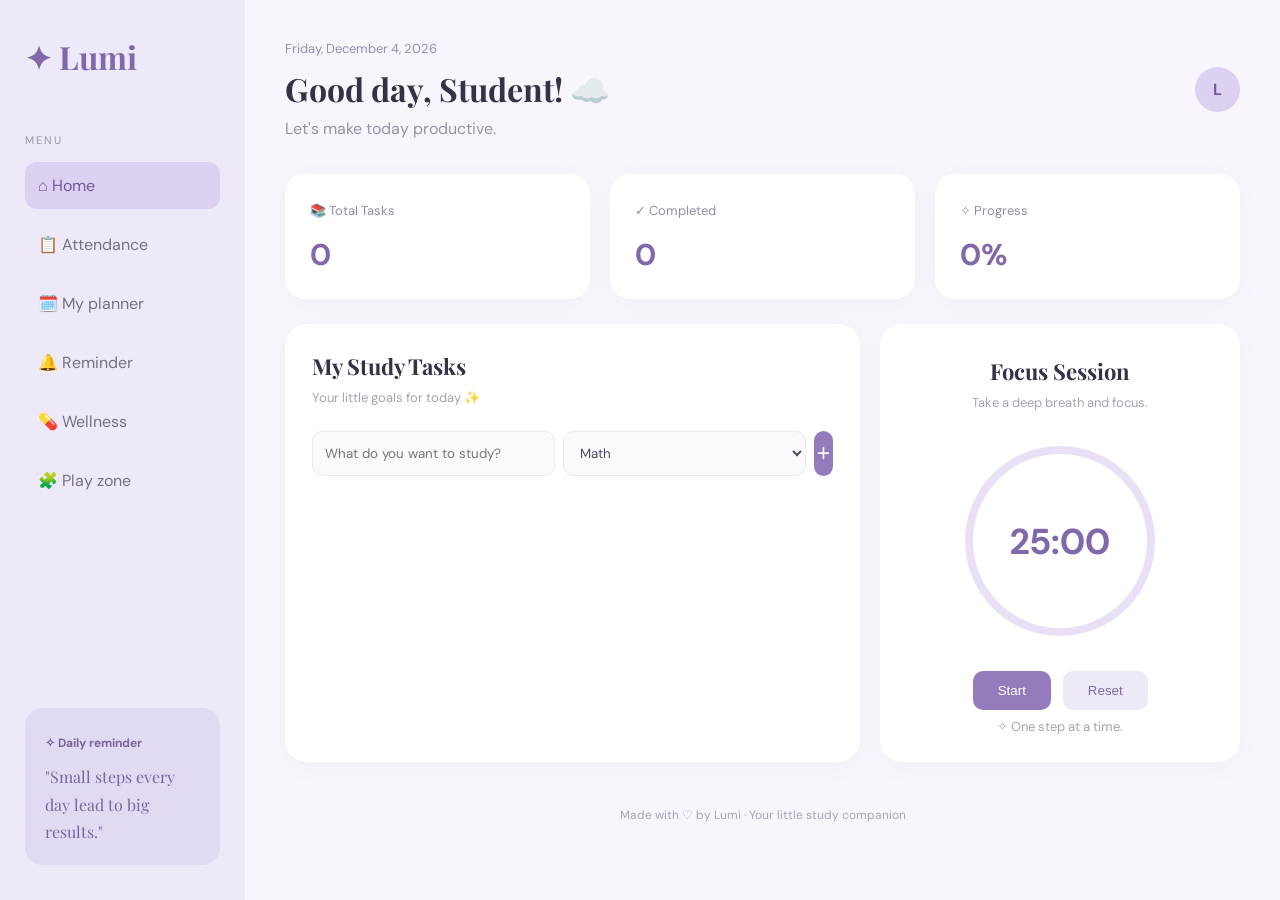
<file: index.html>
<!DOCTYPE html>
<html lang="en">
<head>
    <meta charset="UTF-8">
    <meta name="viewport" content="width=device-width, initial-scale=1.0">
    <title>Lumi - Study Planner</title>
    <link rel="stylesheet" href="style.css">
</head>
<body>

    <div class="app">

        <aside class="sidebar">
            <h1 class="logo">✦ Lumi</h1>

            <p class="menu-title">MENU</p>
            <nav>
                <a href="#home" class="active">⌂ Home</a>
                <a href="./Attendance.html">📋 Attendance</a>
                <a href="./Planner.html">🗓️ My planner</a>
                <a href="./Reminder.html">🔔 Reminder</a>
                <a href="./Wellness.html">💊 Wellness</a>
                <a href="./Play.html">🧩 Play zone</a>
            </nav>

            <div class="quote">
                <span>✧ Daily reminder</span>
                <p>"Small steps every day lead to big results."</p>
            </div>
        </aside>

        <main class="main">

            <header>
                <div>
                    <p class="date" id="today"></p>
                    <h2>Good day, Student! ☁️</h2>
                    <p class="subtitle">Let's make today productive.</p>
                </div>
                <div class="profile">L</div>
            </header>

            <section class="stats">
                <div class="stat-card">
                    <span>📚 Total Tasks</span>
                    <h2 id="totalTasks">0</h2>
                </div>

                <div class="stat-card">
                    <span>✓ Completed</span>
                    <h2 id="completedTasks">0</h2>
                </div>

                <div class="stat-card">
                    <span>✧ Progress</span>
                    <h2 id="progress">0%</h2>
                </div>
            </section>

            <section class="content-grid">

                <div class="panel" id="tasks">
                    <div class="section-heading">
                        <div>
                            <h3>My Study Tasks</h3>
                            <p>Your little goals for today ✨</p>
                        </div>
                    </div>

                    <div class="task-input">
                        <input type="text" id="taskInput"
                            placeholder="What do you want to study?">

                        <select id="subject">
                            <option value="Mathematics">Math</option>
                            <option value="Physics">Physics</option>
                            <option value="Chemistry">Chemistry</option>
                            <option value="Programming">Programming</option>
                            <option value="Other">Other</option>
                        </select>

                        <button id="addTask">+</button>
                    </div>

                    <div id="taskList"></div>
                </div>

                <div class="panel timer-panel" id="timer">
                    <h3>Focus Session</h3>
                    <p>Take a deep breath and focus.</p>

                    <div class="timer-circle">
                        <span id="timerDisplay">25:00</span>
                    </div>

                    <div class="timer-buttons">
                        <button id="startTimer">Start</button>
                        <button id="resetTimer">Reset</button>
                    </div>

                    <p class="timer-note">✧ One step at a time.</p>
                </div>

            </section>

            <footer>
                Made with ♡ by Lumi · Your little study companion
            </footer>

        </main>
    </div>

    <script src="script.js"></script>
</body>
</html>
</file>
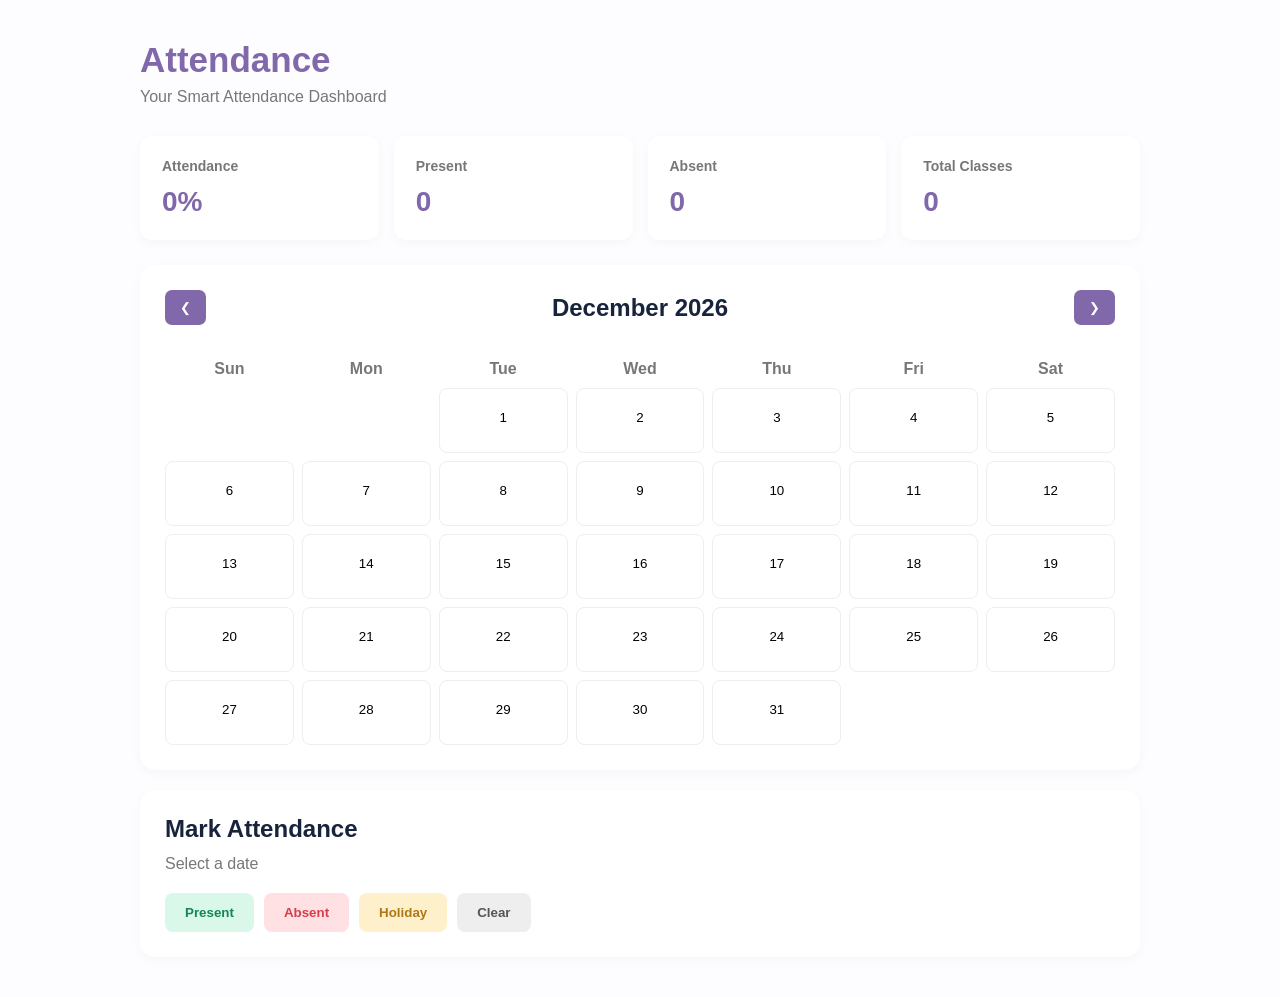
<file: Attendance.html>
<!DOCTYPE html>
<html lang="en">
<head>
    <meta charset="UTF-8">
    <meta name="viewport" content="width=device-width, initial-scale=1.0">
    <title>AttendEase</title>
    <link rel="stylesheet" href="Attendance.css">
</head>
<body>

<div class="container">

    <header>
        <h1>Attendance</h1>
        <p>Your Smart Attendance Dashboard</p>
    </header>

    <section class="stats">
        <div class="card">
            <h3>Attendance</h3>
            <h2 id="percentage">0%</h2>
        </div>

        <div class="card">
            <h3>Present</h3>
            <h2 id="present">0</h2>
        </div>

        <div class="card">
            <h3>Absent</h3>
            <h2 id="absent">0</h2>
        </div>

        <div class="card">
            <h3>Total Classes</h3>
            <h2 id="total">0</h2>
        </div>
    </section>

    <section class="calendar">

        <div class="calendar-header">
            <button id="prev">❮</button>
            <h2 id="month"></h2>
            <button id="next">❯</button>
        </div>

        <div class="weekdays">
            <div>Sun</div>
            <div>Mon</div>
            <div>Tue</div>
            <div>Wed</div>
            <div>Thu</div>
            <div>Fri</div>
            <div>Sat</div>
        </div>

        <div id="days" class="days"></div>

    </section>

    <section class="attendance-panel">

        <h2>Mark Attendance</h2>

        <p id="selectedDate">Select a date</p>

        <div class="buttons">
            <button class="present-btn" onclick="markAttendance('Present')">
                Present
            </button>

            <button class="absent-btn" onclick="markAttendance('Absent')">
                Absent
            </button>

            <button class="holiday-btn" onclick="markAttendance('Holiday')">
                Holiday
            </button>

            <button class="clear-btn" onclick="markAttendance('Clear')">
                Clear
            </button>
        </div>

    </section>

</div>

<script src="Attendance.js"></script>
</body>
</html>
</file>
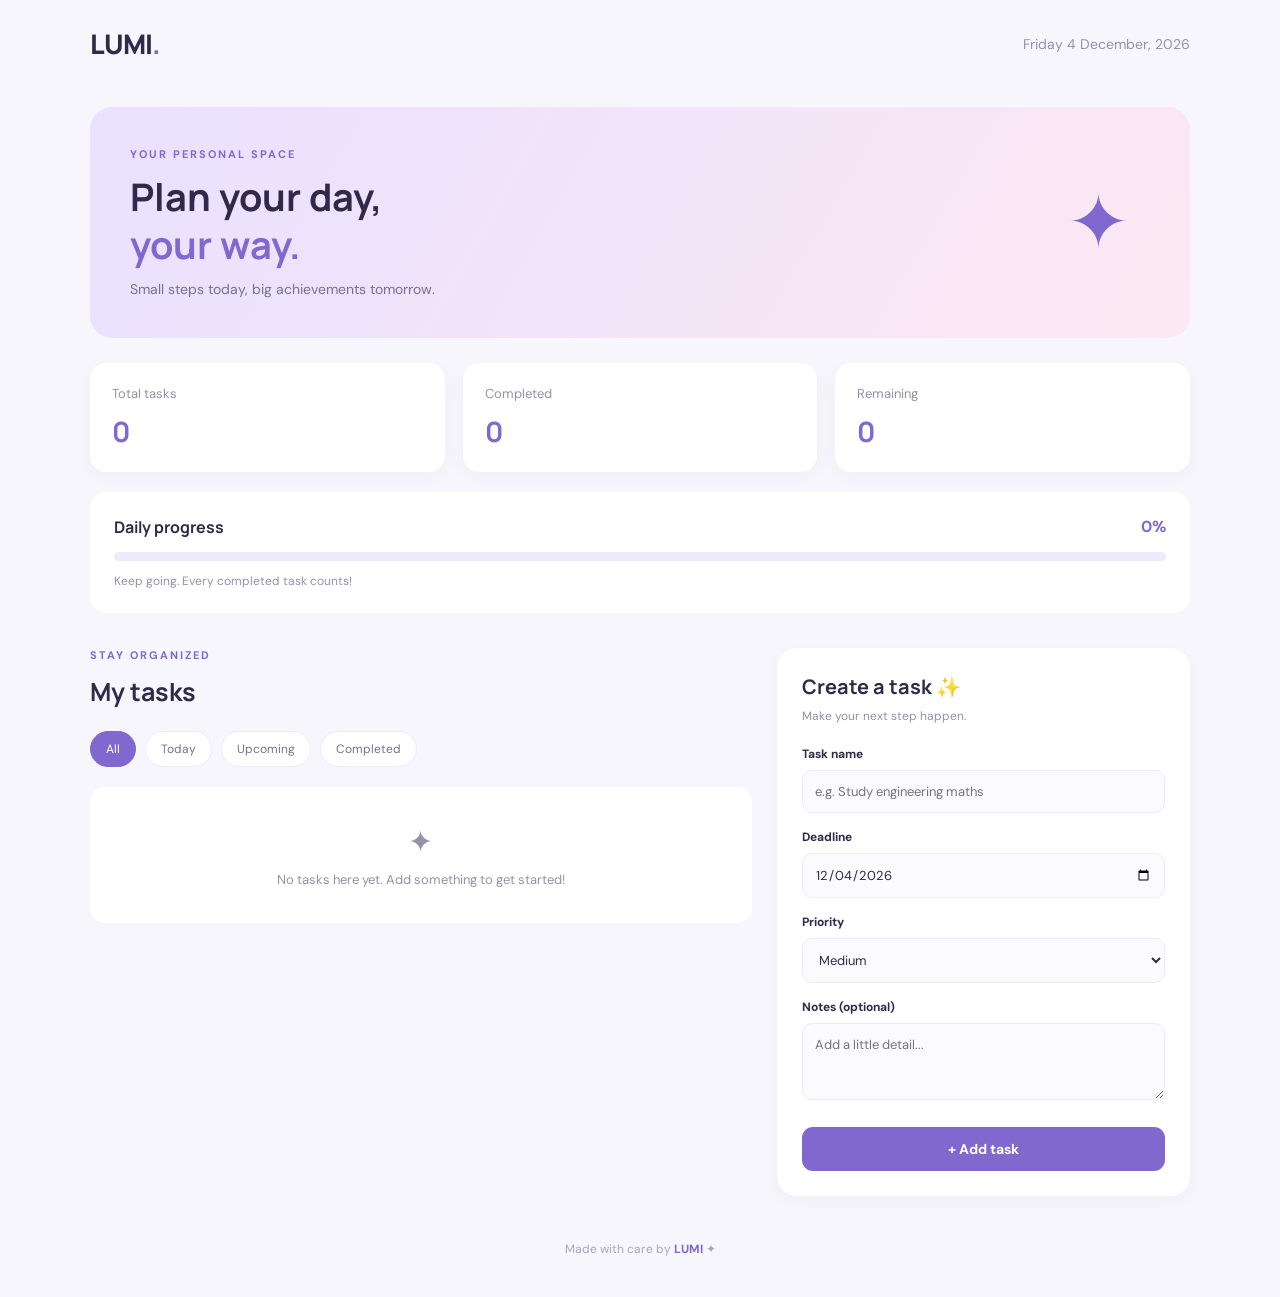
<file: Planner.html>
<!DOCTYPE html>
<html lang="en">
<head>
  <meta charset="UTF-8">
  <meta name="viewport" content="width=device-width, initial-scale=1.0">
  <title>LUMI Planner</title>
  <link rel="stylesheet" href="Planner.css">
  <link rel="preconnect" href="https://fonts.googleapis.com">
  <link rel="preconnect" href="https://fonts.gstatic.com" crossorigin>
  <link href="https://fonts.googleapis.com/css2?family=DM+Sans:wght@400;500;600;700&family=Manrope:wght@400;500;600;700;800&display=swap" rel="stylesheet">
</head>
<body>

  <div class="app">
    <header class="topbar">
      <div class="brand">LUMI<span>.</span></div>
      <div class="date-display" id="todayDate"></div>
    </header>

    <section class="welcome">
      <div>
        <p class="eyebrow">YOUR PERSONAL SPACE</p>
        <h1>Plan your day,<br><span>your way.</span></h1>
        <p class="subtitle">Small steps today, big achievements tomorrow.</p>
      </div>
      <div class="welcome-icon">✦</div>
    </section>

    <section class="stats">
      <div class="stat-card">
        <p>Total tasks</p>
        <h2 id="totalTasks">0</h2>
      </div>
      <div class="stat-card">
        <p>Completed</p>
        <h2 id="completedTasks">0</h2>
      </div>
      <div class="stat-card">
        <p>Remaining</p>
        <h2 id="remainingTasks">0</h2>
      </div>
    </section>

    <section class="progress-card">
      <div class="progress-heading">
        <h3>Daily progress</h3>
        <span id="progressText">0%</span>
      </div>
      <div class="progress-track">
        <div id="progressBar"></div>
      </div>
      <p>Keep going. Every completed task counts!</p>
    </section>

    <main class="planner-layout">
      <section class="task-section">
        <div class="section-heading">
          <div>
            <p class="eyebrow">STAY ORGANIZED</p>
            <h2>My tasks</h2>
          </div>
        </div>

        <div class="filters">
          <button class="filter active" data-filter="all">All</button>
          <button class="filter" data-filter="today">Today</button>
          <button class="filter" data-filter="upcoming">Upcoming</button>
          <button class="filter" data-filter="completed">Completed</button>
        </div>

        <div id="taskList" class="task-list"></div>
      </section>

      <aside class="add-section">
        <h2>Create a task ✨</h2>
        <p class="form-subtitle">Make your next step happen.</p>

        <form id="taskForm">
          <label for="taskTitle">Task name</label>
          <input type="text" id="taskTitle" placeholder="e.g. Study engineering maths" required maxlength="100">

          <label for="taskDate">Deadline</label>
          <input type="date" id="taskDate" required>

          <label for="taskPriority">Priority</label>
          <select id="taskPriority">
            <option value="Low">Low</option>
            <option value="Medium" selected>Medium</option>
            <option value="High">High</option>
          </select>

          <label for="taskNote">Notes (optional)</label>
          <textarea id="taskNote" placeholder="Add a little detail..." rows="3" maxlength="300"></textarea>

          <button type="submit" class="add-button">+ Add task</button>
        </form>
      </aside>
    </main>

    <footer>Made with care by <strong>LUMI</strong> ✦</footer>
  </div>

  <script src="Planner.js"></script>
</body>
</html>
</file>
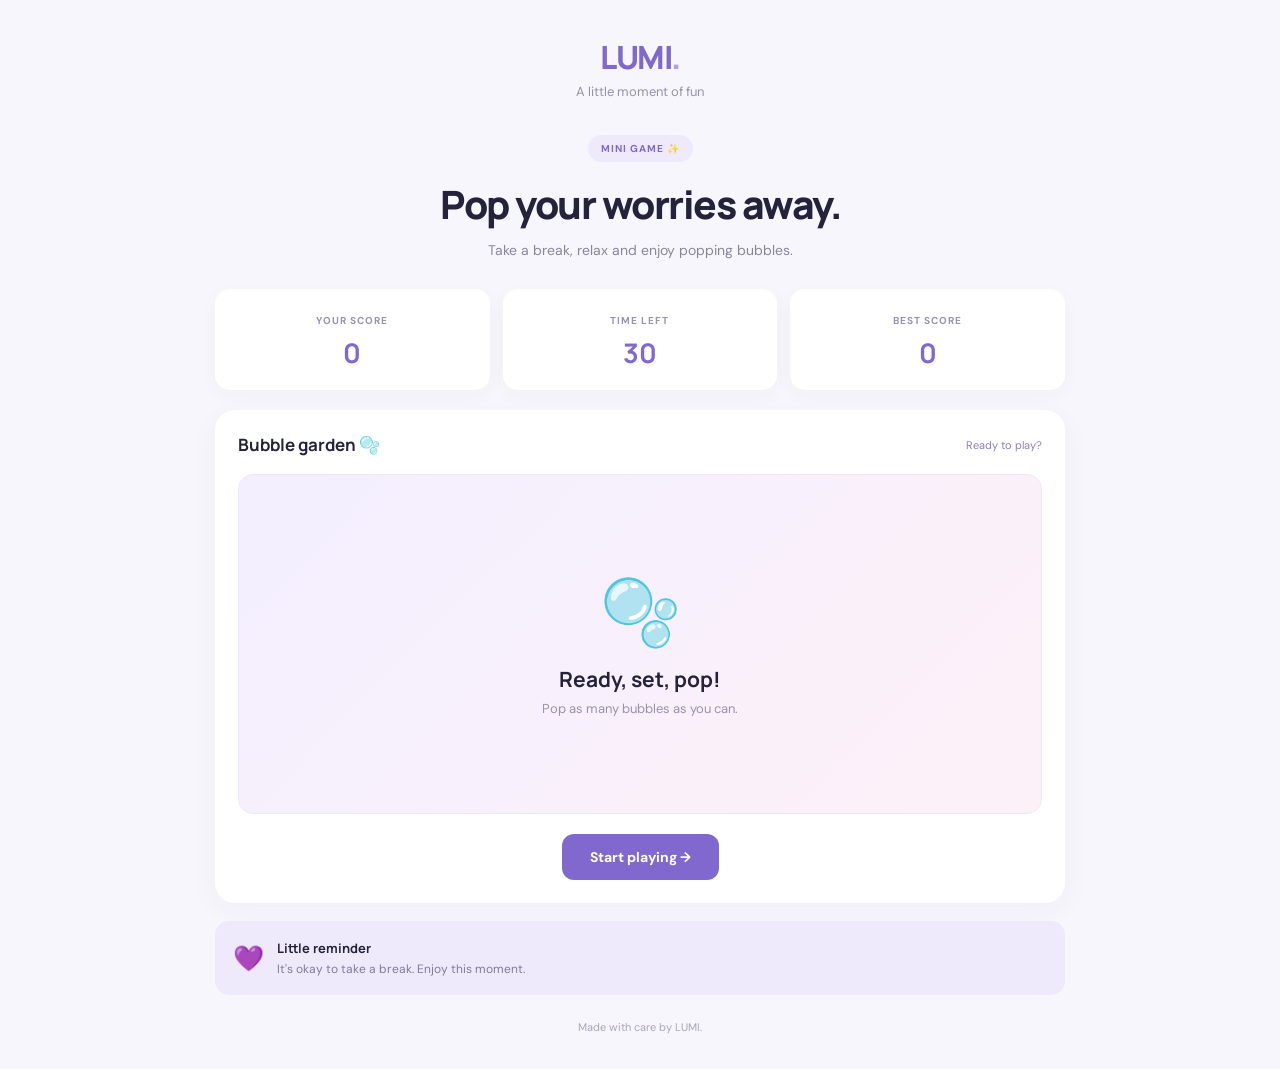
<file: Play.html>
<!DOCTYPE html>
<html lang="en">
<head>
    <meta charset="UTF-8">
    <meta name="viewport" content="width=device-width, initial-scale=1.0">
    <title>LUMI Pop | Bubble Game</title>
    <link rel="stylesheet" href="Play.css">
</head>
<body>

    <main class="container">

        <header>
            <div class="logo">LUMI<span>.</span></div>
            <p class="subtitle">A little moment of fun</p>
        </header>

        <section class="intro">
            <span class="tag">MINI GAME ✨</span>
            <h1>Pop your worries away.</h1>
            <p>Take a break, relax and enjoy popping bubbles.</p>
        </section>

        <section class="stats">
            <div class="stat">
                <span>YOUR SCORE</span>
                <h2 id="score">0</h2>
            </div>

            <div class="stat">
                <span>TIME LEFT</span>
                <h2 id="timer">30</h2>
            </div>

            <div class="stat">
                <span>BEST SCORE</span>
                <h2 id="best">0</h2>
            </div>
        </section>

        <section class="game-card">

            <div class="game-header">
                <h2>Bubble garden 🫧</h2>
                <span id="gameStatus">Ready to play?</span>
            </div>

            <div id="gameArea">
                <div class="welcome-message" id="welcomeMessage">
                    <div class="big-bubble">🫧</div>
                    <h2>Ready, set, pop!</h2>
                    <p>Pop as many bubbles as you can.</p>
                </div>
            </div>

            <button id="startBtn" class="start-btn">
                Start playing →
            </button>

        </section>

        <section class="tip">
            <span>💜</span>
            <div>
                <h3>Little reminder</h3>
                <p>It's okay to take a break. Enjoy this moment.</p>
            </div>
        </section>

        <footer>
            Made with care by LUMI.
        </footer>

    </main>

    <script src="Play.js"></script>
</body>
</html>
</file>
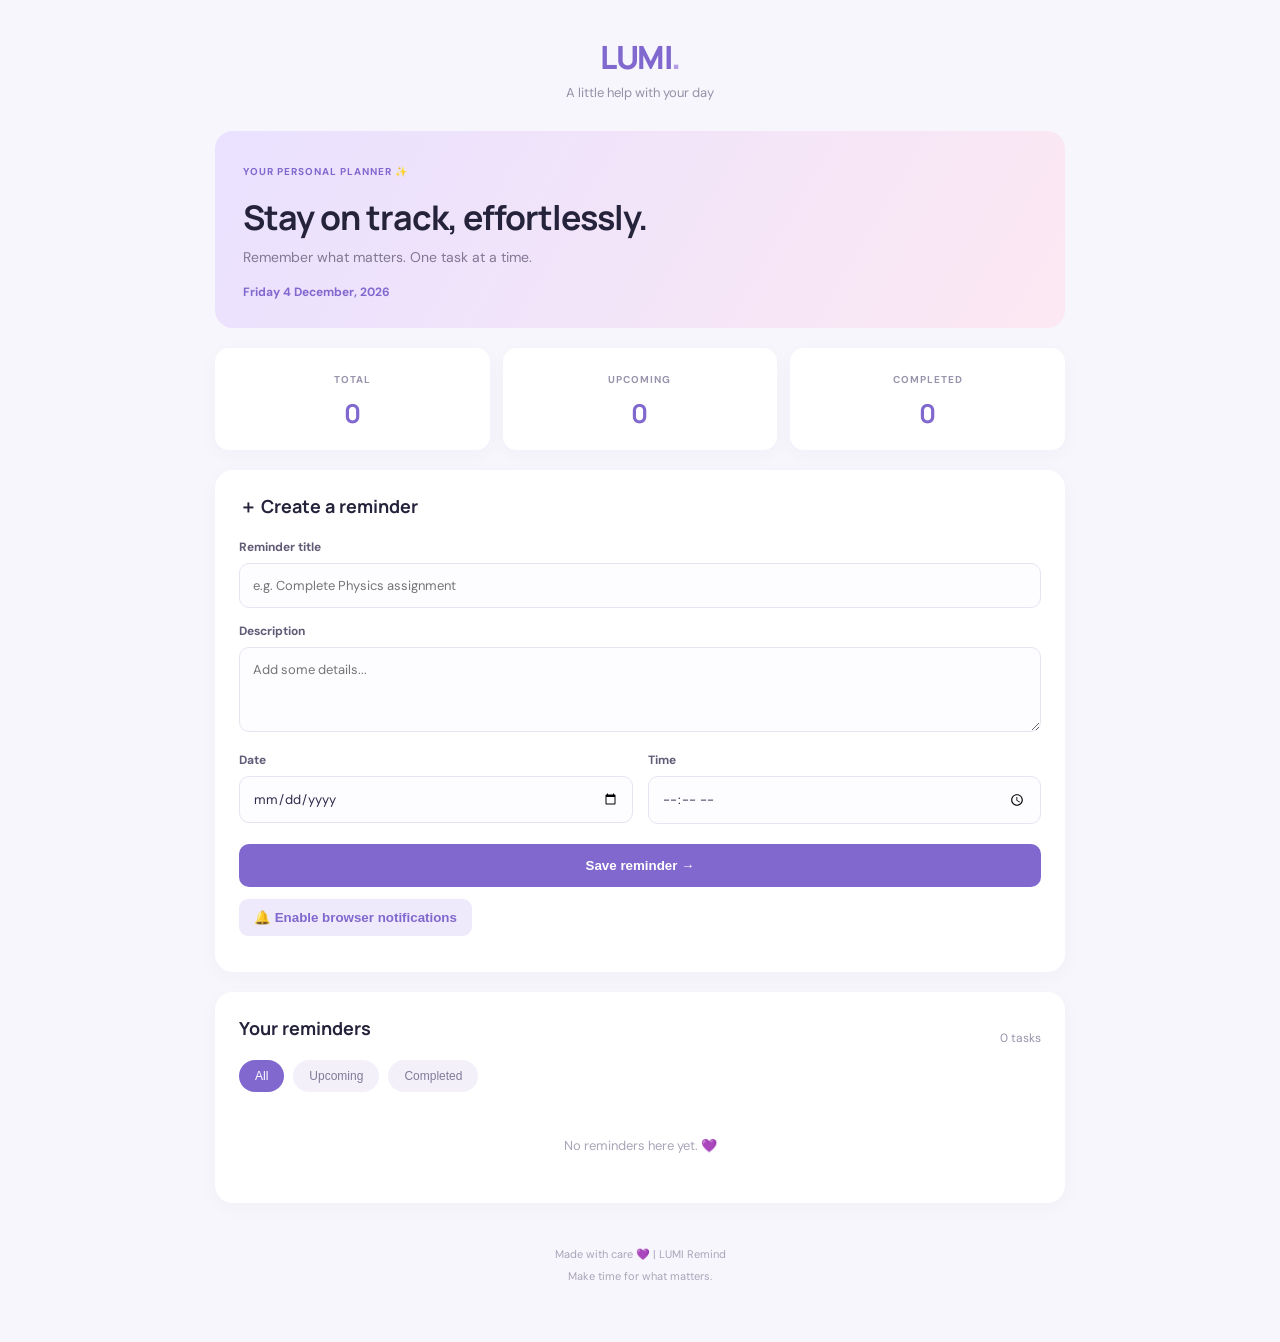
<file: Reminder.html>
<!DOCTYPE html>
<html lang="en">
<head>
    <meta charset="UTF-8">
    <meta name="viewport" content="width=device-width, initial-scale=1.0">
    <title>LUMI Remind</title>
    <link rel="stylesheet" href="Reminder.css">
</head>
<body>

<div class="container">

    <header>
        <div class="logo">LUMI<span>.</span></div>
        <p class="subtitle">A little help with your day</p>
    </header>

    <section class="welcome">
        <span class="tag">YOUR PERSONAL PLANNER ✨</span>
        <h1>Stay on track, effortlessly.</h1>
        <p>Remember what matters. One task at a time.</p>
        <h3 id="todayDate"></h3>
    </section>

    <section class="stats">

        <div class="stat">
            <span>TOTAL</span>
            <h2 id="totalCount">0</h2>
        </div>

        <div class="stat">
            <span>UPCOMING</span>
            <h2 id="upcomingCount">0</h2>
        </div>

        <div class="stat">
            <span>COMPLETED</span>
            <h2 id="completedCount">0</h2>
        </div>

    </section>

    <section class="form-card">

        <h2>＋ Create a reminder</h2>

        <form id="reminderForm">

            <label>Reminder title</label>
            <input type="text" id="title"
                placeholder="e.g. Complete Physics assignment"
                required>

            <label>Description</label>
            <textarea id="description"
                placeholder="Add some details..."></textarea>

            <div class="form-row">

                <div>
                    <label>Date</label>
                    <input type="date" id="date" required>
                </div>

                <div>
                    <label>Time</label>
                    <input type="time" id="time" required>
                </div>

            </div>

            <button type="submit" class="add-btn">
                Save reminder →
            </button>

        </form>

        <button id="notificationBtn" class="notification-btn">
            🔔 Enable browser notifications
        </button>

        <p id="message"></p>

    </section>

    <section class="reminders">

        <div class="section-heading">
            <h2>Your reminders</h2>
            <span id="taskCount">0 tasks</span>
        </div>

        <div class="filters">
            <button class="filter active" data-filter="all">All</button>
            <button class="filter" data-filter="upcoming">Upcoming</button>
            <button class="filter" data-filter="completed">Completed</button>
        </div>

        <div id="reminderList"></div>

    </section>

    <footer>
        <p>Made with care 💜 | LUMI Remind</p>
        <p>Make time for what matters.</p>
    </footer>

</div>

<script src="Reminder.js"></script>
</body>
</html>
</file>
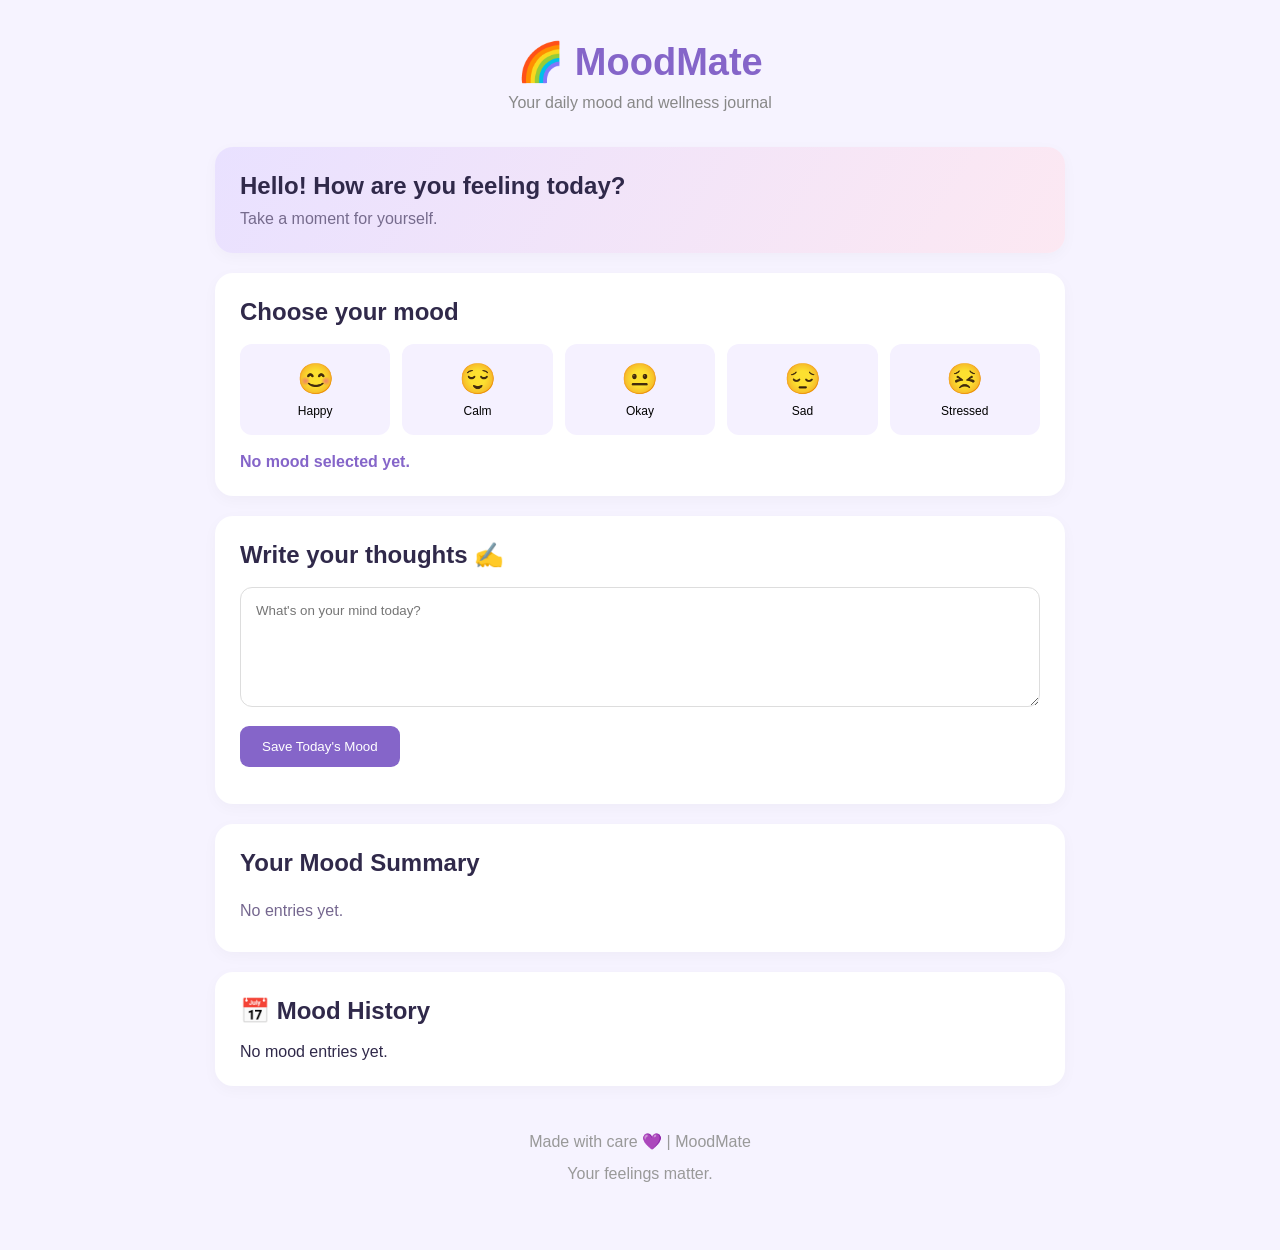
<file: Wellness.html>
<!DOCTYPE html>
<html lang="en">
<head>
    <meta charset="UTF-8">
    <meta name="viewport" content="width=device-width, initial-scale=1.0">
    <title>MoodMate - Mood Tracker</title>
    <link rel="stylesheet" href="Wellness.css">
</head>
<body>

<div class="container">

    <header>
        <h1>🌈 MoodMate</h1>
        <p>Your daily mood and wellness journal</p>
    </header>

    <section class="welcome">
        <h2>Hello! How are you feeling today?</h2>
        <p>Take a moment for yourself.</p>
    </section>

    <section class="mood-section">
        <h2>Choose your mood</h2>

        <div class="moods">
            <button onclick="selectMood('Happy','😊')">
                😊<span>Happy</span>
            </button>

            <button onclick="selectMood('Calm','😌')">
                😌<span>Calm</span>
            </button>

            <button onclick="selectMood('Okay','😐')">
                😐<span>Okay</span>
            </button>

            <button onclick="selectMood('Sad','😔')">
                😔<span>Sad</span>
            </button>

            <button onclick="selectMood('Stressed','😣')">
                😣<span>Stressed</span>
            </button>
        </div>

        <p id="selectedMood">No mood selected yet.</p>
    </section>

    <section class="journal">
        <h2>Write your thoughts ✍️</h2>

        <textarea id="thoughts"
        placeholder="What's on your mind today?"></textarea>

        <button class="save-btn" onclick="saveMood()">
            Save Today's Mood
        </button>

        <p id="message"></p>
    </section>

    <section class="stats">
        <h2>Your Mood Summary</h2>
        <div id="summary">
            No entries yet.
        </div>
    </section>

    <section class="history">
        <h2>📅 Mood History</h2>
        <div id="historyList"></div>
    </section>

    <footer>
        <p>Made with care 💜 | MoodMate</p>
        <p>Your feelings matter.</p>
    </footer>

</div>

<script src="Wellness.js"></script>
</body>
</html>
</file>
<file: style.css>
@import url('https://fonts.googleapis.com/css2?family=DM+Sans:wght@400;500;600;700&family=Playfair+Display:wght@600;700&display=swap');

* {
    margin: 0;
    padding: 0;
    box-sizing: border-box;
}

body {
    font-family: 'DM Sans', sans-serif;
    background: #f8f6fc;
    color: #373047;
}

.app {
    display: flex;
    min-height: 100vh;
}

/* Sidebar */

.sidebar {
    width: 245px;
    background: #eee9f8;
    padding: 35px 25px;
    display: flex;
    flex-direction: column;
}

.logo {
    font-family: 'Playfair Display', serif;
    font-size: 32px;
    color: #8068aa;
    margin-bottom: 55px;
}

.menu-title {
    font-size: 11px;
    letter-spacing: 2px;
    color: #9c91ac;
    margin-bottom: 15px;
}

nav {
    display: flex;
    flex-direction: column;
    gap: 12px;
}

nav a {
    text-decoration: none;
    padding: 13px;
    border-radius: 12px;
    color: #777084;
    transition: 0.3s;
}

nav a:hover,
nav a.active {
    background: #dcd1f0;
    color: #71569f;
}

.quote {
    margin-top: auto;
    background: #e2d9f2;
    padding: 20px;
    border-radius: 18px;
    color: #79659d;
    line-height: 1.7;
}

.quote span {
    font-size: 12px;
    font-weight: bold;
}

.quote p {
    font-family: 'Playfair Display', serif;
    margin-top: 8px;
}

/* Main area */

.main {
    flex: 1;
    padding: 40px;
    max-width: 1500px;
}

header {
    display: flex;
    justify-content: space-between;
    align-items: center;
    margin-bottom: 35px;
}

.date {
    color: #9b8caf;
    font-size: 13px;
    margin-bottom: 10px;
}

header h2 {
    font-family: 'Playfair Display', serif;
    font-size: 32px;
}

.subtitle {
    color: #9991a4;
    margin-top: 8px;
}

.profile {
    background: #dcd1f0;
    color: #71569f;
    width: 45px;
    height: 45px;
    display: grid;
    place-items: center;
    border-radius: 50%;
    font-weight: bold;
}

/* Statistics */

.stats {
    display: grid;
    grid-template-columns: repeat(3, 1fr);
    gap: 20px;
    margin-bottom: 25px;
}

.stat-card {
    background: white;
    border-radius: 20px;
    padding: 25px;
    box-shadow: 0 5px 25px #71608a0c;
}

.stat-card span {
    color: #968aa7;
    font-size: 13px;
}

.stat-card h2 {
    margin-top: 15px;
    font-size: 30px;
    color: #8068aa;
}

/* Content */

.content-grid {
    display: grid;
    grid-template-columns: 1.6fr 1fr;
    gap: 20px;
}

.panel {
    background: white;
    border-radius: 22px;
    padding: 27px;
    box-shadow: 0 5px 25px #71608a0c;
}

.section-heading h3,
.panel h3 {
    font-family: 'Playfair Display', serif;
    font-size: 22px;
}

.section-heading p,
.timer-panel > p {
    font-size: 13px;
    color: #aaa0b4;
    margin-top: 8px;
}

/* Task input */

.task-input {
    display: flex;
    gap: 8px;
    margin: 25px 0;
}

.task-input input,
.task-input select {
    min-width: 0;
    width: 100%;
    padding: 12px;
    border: 1px solid #eee8f5;
    border-radius: 10px;
    outline: none;
    background: #faf9fc;
    font-family: inherit;
    color: #514760;
}

.task-input button {
    border: none;
    background: #947bbb;
    color: white;
    width: 45px;
    border-radius: 10px;
    font-size: 23px;
    cursor: pointer;
}

/* Task list */

.task-item {
    display: flex;
    justify-content: space-between;
    align-items: center;
    padding: 15px 5px;
    border-bottom: 1px solid #f0edf4;
    gap: 10px;
}

.task-info {
    display: flex;
    align-items: center;
    gap: 12px;
    min-width: 0;
}

.task-info input {
    accent-color: #947bbb;
    width: 17px;
    height: 17px;
    cursor: pointer;
}

.task-name {
    font-size: 14px;
    overflow-wrap: anywhere;
}

.task-subject {
    font-size: 11px;
    color: #a395b8;
    margin-top: 5px;
}

.completed .task-name {
    text-decoration: line-through;
    color: #aaa;
}

.delete-btn {
    border: none;
    background: #f8eef1;
    color: #bb8295;
    padding: 7px 10px;
    border-radius: 8px;
    cursor: pointer;
}

/* Timer */

.timer-panel {
    text-align: center;
}

.timer-panel h3 {
    margin-top: 5px;
}

.timer-circle {
    width: 190px;
    height: 190px;
    margin: 35px auto;
    border: 8px solid #e9e0f5;
    border-radius: 50%;
    display: grid;
    place-items: center;
    color: #8068aa;
}

.timer-circle span {
    font-size: 36px;
    font-weight: bold;
}

.timer-buttons {
    display: flex;
    justify-content: center;
    gap: 12px;
}

.timer-buttons button {
    border: none;
    padding: 12px 25px;
    border-radius: 10px;
    background: #947bbb;
    color: white;
    cursor: pointer;
}

.timer-buttons button:last-child {
    background: #eee9f6;
    color: #8068aa;
}

.timer-note {
    margin-top: 25px;
    color: #a395b8;
    font-size: 13px;
}

footer {
    text-align: center;
    color: #aaa0b4;
    font-size: 12px;
    margin-top: 45px;
}

/* Responsive */

@media (max-width: 850px) {
    .sidebar {
        width: 190px;
    }

    .main {
        padding: 25px;
    }

    .content-grid {
        grid-template-columns: 1fr;
    }
}

@media (max-width: 600px) {
    .app {
        flex-direction: column;
    }

    .sidebar {
        width: 100%;
        padding: 18px;
    }

    .logo {
        margin-bottom: 18px;
    }

    nav {
        flex-direction: row;
        flex-wrap: wrap;
    }

    .quote {
        display: none;
    }

    .main {
        padding: 20px;
    }

    header h2 {
        font-size: 24px;
    }

    .stats {
        grid-template-columns: 1fr;
        gap: 12px;
    }

    .task-input {
        flex-wrap: wrap;
    }

    .task-input input {
        flex: 1 1 100%;
    }
}
</file>
<file: Attendance.css>
* {
    margin: 0;
    padding: 0;
    box-sizing: border-box;
}

body {
    font-family: Arial, sans-serif;
    background: #fdfcfe;
    color: #18233c;
}

.container {
    width: 90%;
    max-width: 1000px;
    margin: 40px auto;
}

header {
    margin-bottom: 30px;
}

header h1 {
    font-size: 35px;
    color: #8068aa;
}

header p {
    color: #777;
    margin-top: 8px;
}

.stats {
    display: grid;
    grid-template-columns: repeat(4, 1fr);
    gap: 15px;
    margin-bottom: 25px;
}

.card {
    background: white;
    padding: 22px;
    border-radius: 12px;
    box-shadow: 0 3px 12px #00000008;
}

.card h3 {
    font-size: 14px;
    color: #777;
}

.card h2 {
    font-size: 28px;
    margin-top: 12px;
    color: #8068aa;
}

.calendar,
.attendance-panel {
    background: white;
    padding: 25px;
    border-radius: 15px;
    margin-bottom: 20px;
    box-shadow: 0 3px 12px #00000008;
}

.calendar-header {
    display: flex;
    justify-content: space-between;
    align-items: center;
    margin-bottom: 25px;
}

.calendar-header button {
    border: none;
    background: #8068aa;
    color: white;
    padding: 10px 15px;
    border-radius: 7px;
    cursor: pointer;
}

.weekdays,
.days {
    display: grid;
    grid-template-columns: repeat(7, 1fr);
    gap: 8px;
}

.weekdays div {
    text-align: center;
    font-weight: bold;
    color: #777;
    padding: 10px 0;
}

.day {
    min-height: 65px;
    border: 1px solid #eee;
    border-radius: 8px;
    background: white;
    cursor: pointer;
    padding: 8px;
    text-align: center;
}

.day:hover {
    border-color: #8068aa;
}

.day small {
    display: block;
    font-size: 10px;
    margin-top: 7px;
}

.Present {
    background: #8068aa;
    color: #138653;
}

.Absent {
    background: #ffe0e3;
    color: #d43e4d;
}

.Holiday {
    background: #fff0cc;
    color: #ad7817;
}

.selected {
    outline: 2px solid #8068aa;
}

.attendance-panel h2 {
    margin-bottom: 12px;
}

#selectedDate {
    color: #777;
    margin-bottom: 20px;
}

.buttons {
    display: flex;
    flex-wrap: wrap;
    gap: 10px;
}

.buttons button {
    border: none;
    padding: 12px 20px;
    border-radius: 8px;
    cursor: pointer;
    font-weight: bold;
}

.present-btn {
    background: #d9f8e9;
    color: #138653;
}

.absent-btn {
    background: #ffe0e3;
    color: #d43e4d;
}

.holiday-btn {
    background: #fff0cc;
    color: #ad7817;
}

.clear-btn {
    background: #eee;
    color: #555;
}

@media(max-width: 650px) {
    .stats {
        grid-template-columns: repeat(2, 1fr);
    }

    .container {
        width: 95%;
    }

    .calendar {
        padding: 12px;
    }

    .days {
        gap: 4px;
    }

    .day {
        min-height: 55px;
        padding: 5px 2px;
        font-size: 12px;
    }

    .day small {
        font-size: 8px;
    }
}
</file>
<file: Planner.css>
* {
  margin: 0;
  padding: 0;
  box-sizing: border-box;
}

body {
  background: #f7f6fc;
  color: #30294a;
  font-family: 'DM Sans', sans-serif;
  min-height: 100vh;
}

h1, h2, h3, h4 {
  font-family: 'Manrope', sans-serif;
}

.app {
  max-width: 1150px;
  margin: auto;
  padding: 25px;
}

.topbar {
  display: flex;
  justify-content: space-between;
  align-items: center;
  margin-bottom: 45px;
}

.brand {
  font-family: 'Manrope', sans-serif;
  font-size: 27px;
  font-weight: 800;
  letter-spacing: -1px;
}

.brand span {
  color: #8068ce;
}

.date-display {
  color: #9691a8;
  font-size: 14px;
}

.welcome {
  background: linear-gradient(120deg, #e9e1ff, #fce8f2);
  border-radius: 22px;
  padding: 40px;
  display: flex;
  justify-content: space-between;
  align-items: center;
  margin-bottom: 25px;
}

.eyebrow {
  color: #8068ce;
  font-size: 11px;
  font-weight: 700;
  letter-spacing: 2px;
  margin-bottom: 12px;
}

.welcome h1 {
  font-size: 38px;
  line-height: 1.25;
  margin-bottom: 12px;
}

.welcome h1 span {
  color: #8068ce;
}

.subtitle {
  color: #77718d;
  font-size: 14px;
}

.welcome-icon {
  font-size: 75px;
  color: #8068ce;
  padding-right: 20px;
}

.stats {
  display: grid;
  grid-template-columns: repeat(3, 1fr);
  gap: 18px;
  margin-bottom: 20px;
}

.stat-card {
  background: white;
  padding: 22px;
  border-radius: 16px;
  box-shadow: 0 5px 20px rgba(60, 40, 100, 0.04);
}

.stat-card p {
  color: #9691a8;
  font-size: 13px;
  margin-bottom: 10px;
}

.stat-card h2 {
  font-size: 28px;
  color: #8068ce;
}

.progress-card {
  background: white;
  border-radius: 16px;
  padding: 24px;
  margin-bottom: 35px;
}

.progress-heading {
  display: flex;
  justify-content: space-between;
  margin-bottom: 14px;
}

.progress-heading h3 {
  font-size: 16px;
}

.progress-heading span {
  color: #8068ce;
  font-weight: 700;
}

.progress-track {
  height: 9px;
  background: #eee9fb;
  border-radius: 20px;
  overflow: hidden;
  margin-bottom: 12px;
}

#progressBar {
  width: 0%;
  height: 100%;
  background: #8068ce;
  border-radius: 20px;
  transition: width 0.3s ease;
}

.progress-card > p {
  color: #9691a8;
  font-size: 12px;
}

.planner-layout {
  display: grid;
  grid-template-columns: 1.6fr 1fr;
  gap: 25px;
  align-items: start;
}

.section-heading {
  margin-bottom: 22px;
}

.section-heading h2 {
  font-size: 25px;
}

.filters {
  display: flex;
  flex-wrap: wrap;
  gap: 9px;
  margin-bottom: 20px;
}

.filter {
  background: white;
  border: 1px solid #eee9fb;
  color: #77718d;
  padding: 9px 15px;
  border-radius: 20px;
  cursor: pointer;
  font-family: inherit;
  font-size: 12px;
}

.filter.active {
  background: #8068ce;
  color: white;
  border-color: #8068ce;
}

.task-list {
  display: grid;
  gap: 12px;
}

.task-card {
  background: white;
  border-radius: 15px;
  padding: 18px;
  display: flex;
  align-items: flex-start;
  gap: 13px;
  box-shadow: 0 5px 20px rgba(60, 40, 100, 0.035);
}

.task-check {
  width: 19px;
  height: 19px;
  accent-color: #8068ce;
  margin-top: 3px;
  cursor: pointer;
  flex-shrink: 0;
}

.task-content {
  flex: 1;
  min-width: 0;
}

.task-content h3 {
  font-size: 14px;
  overflow-wrap: anywhere;
}

.task-content p {
  color: #9691a8;
  font-size: 12px;
  margin-top: 5px;
  overflow-wrap: anywhere;
}

.task-card.done h3 {
  text-decoration: line-through;
  color: #aaa4b8;
}

.task-meta {
  display: flex;
  flex-wrap: wrap;
  gap: 7px;
  margin-top: 10px;
}

.priority {
  padding: 4px 9px;
  border-radius: 12px;
  font-size: 10px;
  font-weight: 700;
}

.priority.High {
  background: #ffe5ec;
  color: #d45e7a;
}

.priority.Medium {
  background: #fff1d9;
  color: #a87825;
}

.priority.Low {
  background: #e5f5eb;
  color: #43865b;
}

.task-date {
  font-size: 10px;
  color: #9691a8;
  background: #f5f2fc;
  padding: 4px 9px;
  border-radius: 12px;
}

.delete-button {
  border: none;
  background: transparent;
  color: #b4acc6;
  font-size: 19px;
  cursor: pointer;
  padding: 0 4px;
}

.delete-button:hover {
  color: #d45e7a;
}

.empty-state {
  background: white;
  border-radius: 15px;
  padding: 35px 20px;
  text-align: center;
  color: #9691a8;
  font-size: 13px;
}

.add-section {
  background: white;
  border-radius: 20px;
  padding: 25px;
  box-shadow: 0 5px 20px rgba(60, 40, 100, 0.04);
}

.add-section h2 {
  font-size: 20px;
}

.form-subtitle {
  color: #9691a8;
  font-size: 12px;
  margin: 8px 0 22px;
}

form label {
  display: block;
  font-size: 12px;
  font-weight: 700;
  margin: 16px 0 8px;
}

form input,
form select,
form textarea {
  width: 100%;
  padding: 12px;
  border: 1px solid #eee9fb;
  border-radius: 10px;
  background: #fbfaff;
  color: #30294a;
  font-family: inherit;
  font-size: 13px;
  outline: none;
}

form input:focus,
form select:focus,
form textarea:focus {
  border-color: #8068ce;
}

form textarea {
  resize: vertical;
}

.add-button {
  width: 100%;
  margin-top: 22px;
  padding: 13px;
  border: none;
  border-radius: 11px;
  background: #8068ce;
  color: white;
  font-family: inherit;
  font-size: 14px;
  font-weight: 700;
  cursor: pointer;
  transition: 0.2s;
}

.add-button:hover {
  background: #6e57ba;
  transform: translateY(-1px);
}

footer {
  text-align: center;
  color: #aaa4b8;
  font-size: 12px;
  padding: 45px 0 15px;
}

footer strong {
  color: #8068ce;
}

@media (max-width: 750px) {
  .app {
    padding: 17px;
  }

  .welcome {
    padding: 28px 22px;
  }

  .welcome h1 {
    font-size: 29px;
  }

  .welcome-icon {
    font-size: 48px;
    padding: 0;
  }

  .planner-layout {
    grid-template-columns: 1fr;
  }

  .stats {
    gap: 9px;
  }

  .stat-card {
    padding: 15px 11px;
  }

  .stat-card h2 {
    font-size: 23px;
  }

  .stat-card p {
    font-size: 11px;
  }
}
</file>
<file: Play.css>
@import url('https://fonts.googleapis.com/css2?family=DM+Sans:wght@400;500;600;700&family=Manrope:wght@400;500;600;700;800&display=swap');

* {
    margin: 0;
    padding: 0;
    box-sizing: border-box;
}

body {
    font-family: 'DM Sans', sans-serif;
    background: #f7f6fc;
    color: #25233b;
}

.container {
    width: 90%;
    max-width: 850px;
    margin: 35px auto;
}

header {
    text-align: center;
    margin-bottom: 35px;
}

.logo {
    font-family: 'Manrope', sans-serif;
    font-size: 32px;
    font-weight: 800;
    color: #8068ce;
    letter-spacing: -1.5px;
}

.logo span {
    color: #b49ce9;
}

.subtitle {
    color: #9691a8;
    font-size: 13px;
    margin-top: 4px;
}

.intro {
    text-align: center;
    margin-bottom: 30px;
}

.tag {
    display: inline-block;
    background: #eee9fb;
    color: #8068ce;
    padding: 7px 13px;
    border-radius: 30px;
    font-size: 10px;
    font-weight: 700;
    letter-spacing: 1px;
    margin-bottom: 15px;
}

.intro h1 {
    font-family: 'Manrope', sans-serif;
    font-size: clamp(27px, 5vw, 39px);
    font-weight: 800;
    letter-spacing: -1.5px;
}

.intro p {
    color: #89869c;
    margin-top: 10px;
    font-size: 14px;
}

.stats {
    display: grid;
    grid-template-columns: repeat(3, 1fr);
    gap: 13px;
    margin-bottom: 20px;
}

.stat {
    background: white;
    padding: 19px;
    border-radius: 15px;
    text-align: center;
    box-shadow: 0 5px 20px #4e397808;
}

.stat span {
    color: #9993ab;
    font-size: 10px;
    font-weight: 700;
    letter-spacing: 1px;
}

.stat h2 {
    font-family: 'Manrope', sans-serif;
    color: #8068ce;
    font-size: 27px;
    margin-top: 5px;
}

.game-card {
    background: white;
    padding: 23px;
    border-radius: 20px;
    box-shadow: 0 8px 30px #4e39780a;
}

.game-header {
    display: flex;
    justify-content: space-between;
    align-items: center;
    gap: 10px;
    margin-bottom: 18px;
}

.game-header h2 {
    font-family: 'Manrope', sans-serif;
    font-size: 17px;
}

.game-header span {
    font-size: 11px;
    color: #8d80b5;
}

#gameArea {
    height: 340px;
    background: linear-gradient(135deg, #f3efff, #fdf1f8);
    border: 1px solid #eee6fc;
    border-radius: 15px;
    position: relative;
    overflow: hidden;
}

.welcome-message {
    position: absolute;
    inset: 0;
    display: flex;
    flex-direction: column;
    align-items: center;
    justify-content: center;
    text-align: center;
    pointer-events: none;
}

.big-bubble {
    font-size: 65px;
    margin-bottom: 10px;
}

.welcome-message h2 {
    font-family: 'Manrope', sans-serif;
    font-size: 21px;
}

.welcome-message p {
    color: #9993ab;
    font-size: 13px;
    margin-top: 7px;
}

.start-btn {
    display: block;
    margin: 20px auto 0;
    padding: 14px 28px;
    background: #8068ce;
    color: white;
    border: none;
    border-radius: 12px;
    font-family: 'DM Sans', sans-serif;
    font-size: 14px;
    font-weight: 700;
    cursor: pointer;
    transition: .2s;
}

.start-btn:hover {
    background: #6c54b9;
    transform: translateY(-2px);
}

.bubble {
    position: absolute;
    border-radius: 50%;
    border: 2px solid #ffffffbb;
    cursor: pointer;
    animation: float 2s ease-in-out infinite alternate;
    box-shadow: inset -5px -7px 12px #8068ce18,
                0 5px 15px #8068ce20;
}

.bubble:hover {
    filter: brightness(1.04);
}

.bubble:active {
    transform: scale(.8);
}

@keyframes float {
    from { transform: translateY(0); }
    to { transform: translateY(-9px); }
}

.pop {
    animation: pop .18s ease-out forwards;
    pointer-events: none;
}

@keyframes pop {
    to {
        transform: scale(1.7);
        opacity: 0;
    }
}

.tip {
    display: flex;
    gap: 13px;
    align-items: center;
    background: #eee9fb;
    padding: 18px;
    border-radius: 14px;
    margin-top: 18px;
}

.tip span {
    font-size: 25px;
}

.tip h3 {
    font-family: 'Manrope', sans-serif;
    font-size: 13px;
}

.tip p {
    font-size: 12px;
    color: #827b99;
    margin-top: 4px;
}

footer {
    text-align: center;
    color: #aaa4b9;
    font-size: 11px;
    margin-top: 25px;
}

@media(max-width: 550px) {
    .container {
        width: 94%;
        margin: 25px auto;
    }

    .game-card {
        padding: 14px;
    }

    #gameArea {
        height: 370px;
    }

    .stat {
        padding: 14px 5px;
    }

    .stat h2 {
        font-size: 22px;
    }
}
</file>
<file: Reminder.css>
@import url('https://fonts.googleapis.com/css2?family=DM+Sans:wght@400;500;600;700&family=Manrope:wght@400;500;600;700;800&display=swap');

* {
    margin: 0;
    padding: 0;
    box-sizing: border-box;
}

body {
    font-family: 'DM Sans', sans-serif;
    background: #f7f6fc;
    color: #25233b;
}

.container {
    width: 90%;
    max-width: 850px;
    margin: 35px auto;
}

header {
    text-align: center;
    margin-bottom: 30px;
}

.logo {
    font-family: 'Manrope', sans-serif;
    font-size: 32px;
    font-weight: 800;
    color: #8068ce;
    letter-spacing: -1.5px;
}

.logo span {
    color: #b49ce9;
}

.subtitle {
    color: #9691a8;
    font-size: 13px;
    margin-top: 5px;
}

.welcome {
    background: linear-gradient(120deg, #e9e1ff, #fce8f2);
    padding: 28px;
    border-radius: 18px;
    margin-bottom: 20px;
}

.tag {
    color: #8068ce;
    font-size: 10px;
    font-weight: 700;
    letter-spacing: 1px;
}

.welcome h1 {
    font-family: 'Manrope', sans-serif;
    font-size: clamp(24px, 5vw, 34px);
    margin: 14px 0 8px;
    letter-spacing: -1px;
}

.welcome p {
    color: #817894;
    font-size: 14px;
}

.welcome h3 {
    color: #8068ce;
    font-size: 12px;
    margin-top: 18px;
}

.stats {
    display: grid;
    grid-template-columns: repeat(3, 1fr);
    gap: 13px;
    margin-bottom: 20px;
}

.stat {
    background: white;
    padding: 19px;
    border-radius: 14px;
    text-align: center;
    box-shadow: 0 5px 20px #4e397808;
}

.stat span {
    color: #9993ab;
    font-size: 10px;
    font-weight: 700;
    letter-spacing: 1px;
}

.stat h2 {
    font-family: 'Manrope', sans-serif;
    color: #8068ce;
    font-size: 26px;
    margin-top: 7px;
}

.form-card,
.reminders {
    background: white;
    padding: 24px;
    border-radius: 18px;
    margin-bottom: 20px;
    box-shadow: 0 5px 20px #4e397808;
}

.form-card h2,
.reminders h2 {
    font-family: 'Manrope', sans-serif;
    font-size: 18px;
    margin-bottom: 20px;
}

label {
    display: block;
    font-size: 12px;
    font-weight: 700;
    margin: 15px 0 8px;
    color: #625b77;
}

input,
textarea {
    width: 100%;
    padding: 13px;
    border: 1px solid #e8e3f0;
    border-radius: 10px;
    font-family: 'DM Sans', sans-serif;
    font-size: 13px;
    outline: none;
    background: #fdfcff;
    color: #30294a;
}

input:focus,
textarea:focus {
    border-color: #9876df;
}

textarea {
    height: 85px;
    resize: vertical;
}

.form-row {
    display: grid;
    grid-template-columns: 1fr 1fr;
    gap: 15px;
}

.add-btn {
    width: 100%;
    background: #8068ce;
    color: white;
    border: none;
    padding: 14px;
    border-radius: 10px;
    font-weight: 700;
    margin-top: 20px;
    cursor: pointer;
}

.add-btn:hover {
    background: #6c54b9;
}

.notification-btn {
    background: #eee9fb;
    color: #8068ce;
    border: none;
    padding: 11px 15px;
    border-radius: 9px;
    margin-top: 12px;
    cursor: pointer;
    font-weight: 600;
}

#message {
    font-size: 12px;
    color: #26966b;
    margin-top: 12px;
}

.section-heading {
    display: flex;
    justify-content: space-between;
    align-items: center;
}

.section-heading span {
    color: #9993ab;
    font-size: 12px;
}

.filters {
    display: flex;
    gap: 9px;
    margin-bottom: 20px;
    flex-wrap: wrap;
}

.filter {
    border: none;
    padding: 9px 16px;
    border-radius: 20px;
    background: #f3f0fa;
    color: #827b99;
    cursor: pointer;
    font-size: 12px;
}

.filter.active {
    background: #8068ce;
    color: white;
}

.reminder-item {
    display: flex;
    align-items: flex-start;
    gap: 12px;
    padding: 16px;
    background: #faf8ff;
    border-radius: 12px;
    margin-bottom: 12px;
}

.reminder-item.done {
    opacity: .65;
}

.reminder-item.done h3 {
    text-decoration: line-through;
}

.reminder-content {
    flex: 1;
    min-width: 0;
}

.reminder-content h3 {
    font-family: 'Manrope', sans-serif;
    font-size: 14px;
    overflow-wrap: anywhere;
}

.reminder-content p {
    color: #89839b;
    font-size: 12px;
    margin-top: 6px;
    overflow-wrap: anywhere;
}

.task-date {
    color: #8068ce !important;
    font-weight: 600;
}

.task-actions {
    display: flex;
    gap: 6px;
    flex-wrap: wrap;
}

.task-actions button {
    border: none;
    padding: 7px 10px;
    border-radius: 7px;
    cursor: pointer;
    font-size: 11px;
    background: #eee9fb;
    color: #8068ce;
}

.task-actions .delete {
    background: #ffedef;
    color: #ce5663;
}

.empty {
    text-align: center;
    color: #aaa4b9;
    padding: 25px 5px;
    font-size: 13px;
}

footer {
    text-align: center;
    color: #aaa4b9;
    font-size: 11px;
    line-height: 2;
    padding: 20px;
}

@media(max-width: 550px) {
    .container {
        width: 94%;
        margin: 20px auto;
    }

    .form-card,
    .reminders {
        padding: 17px;
    }

    .form-row {
        grid-template-columns: 1fr;
        gap: 0;
    }

    .reminder-item {
        flex-wrap: wrap;
    }

    .task-actions {
        margin-left: 28px;
    }
}
</file>
<file: Wellness.css>
* {
    margin: 0;
    padding: 0;
    box-sizing: border-box;
}

body {
    font-family: Arial, sans-serif;
    background: #f6f3ff;
    color: #30294a;
}

.container {
    width: 90%;
    max-width: 850px;
    margin: 40px auto;
}

header {
    text-align: center;
    margin-bottom: 35px;
}

header h1 {
    font-size: 38px;
    color: #8565c9;
}

header p {
    color: #888;
    margin-top: 10px;
}

.welcome,
.mood-section,
.journal,
.stats,
.history {
    background: white;
    padding: 25px;
    border-radius: 18px;
    margin-bottom: 20px;
    box-shadow: 0 4px 15px #00000008;
}

.welcome {
    background: linear-gradient(120deg, #e9e1ff, #fce8f2);
}

.welcome h2 {
    margin-bottom: 10px;
}

.welcome p {
    color: #766b8d;
}

h2 {
    margin-bottom: 18px;
}

.moods {
    display: grid;
    grid-template-columns: repeat(5, 1fr);
    gap: 12px;
}

.moods button {
    background: #f5f1ff;
    border: 2px solid transparent;
    border-radius: 12px;
    padding: 15px 5px;
    font-size: 30px;
    cursor: pointer;
}

.moods button span {
    display: block;
    font-size: 12px;
    margin-top: 8px;
}

.moods button:hover,
.moods button.active {
    border-color: #9876df;
    background: #eee6ff;
}

#selectedMood {
    margin-top: 18px;
    color: #8565c9;
    font-weight: bold;
}

textarea {
    width: 100%;
    height: 120px;
    padding: 15px;
    border: 1px solid #ddd;
    border-radius: 12px;
    resize: vertical;
    font-family: inherit;
    outline-color: #9876df;
}

.save-btn {
    background: #8565c9;
    color: white;
    padding: 13px 22px;
    border: none;
    border-radius: 9px;
    margin-top: 15px;
    cursor: pointer;
}

#message {
    margin-top: 12px;
    color: #26966b;
}

#summary {
    color: #75678f;
    line-height: 2;
}

.history-item {
    background: #f8f5ff;
    padding: 15px;
    border-radius: 10px;
    margin-bottom: 10px;
}

.history-item p {
    margin-top: 7px;
    color: #777;
    font-size: 14px;
    overflow-wrap: anywhere;
}

.history-item button {
    margin-top: 10px;
    border: none;
    background: #eee4ff;
    color: #7956bd;
    padding: 7px 12px;
    border-radius: 7px;
    cursor: pointer;
}

footer {
    text-align: center;
    color: #999;
    padding: 20px;
    line-height: 2;
}

@media(max-width: 600px) {
    .moods {
        grid-template-columns: repeat(3, 1fr);
    }

    .container {
        width: 94%;
    }

    .welcome,
    .mood-section,
    .journal,
    .stats,
    .history {
        padding: 18px;
    }
}
</file>
